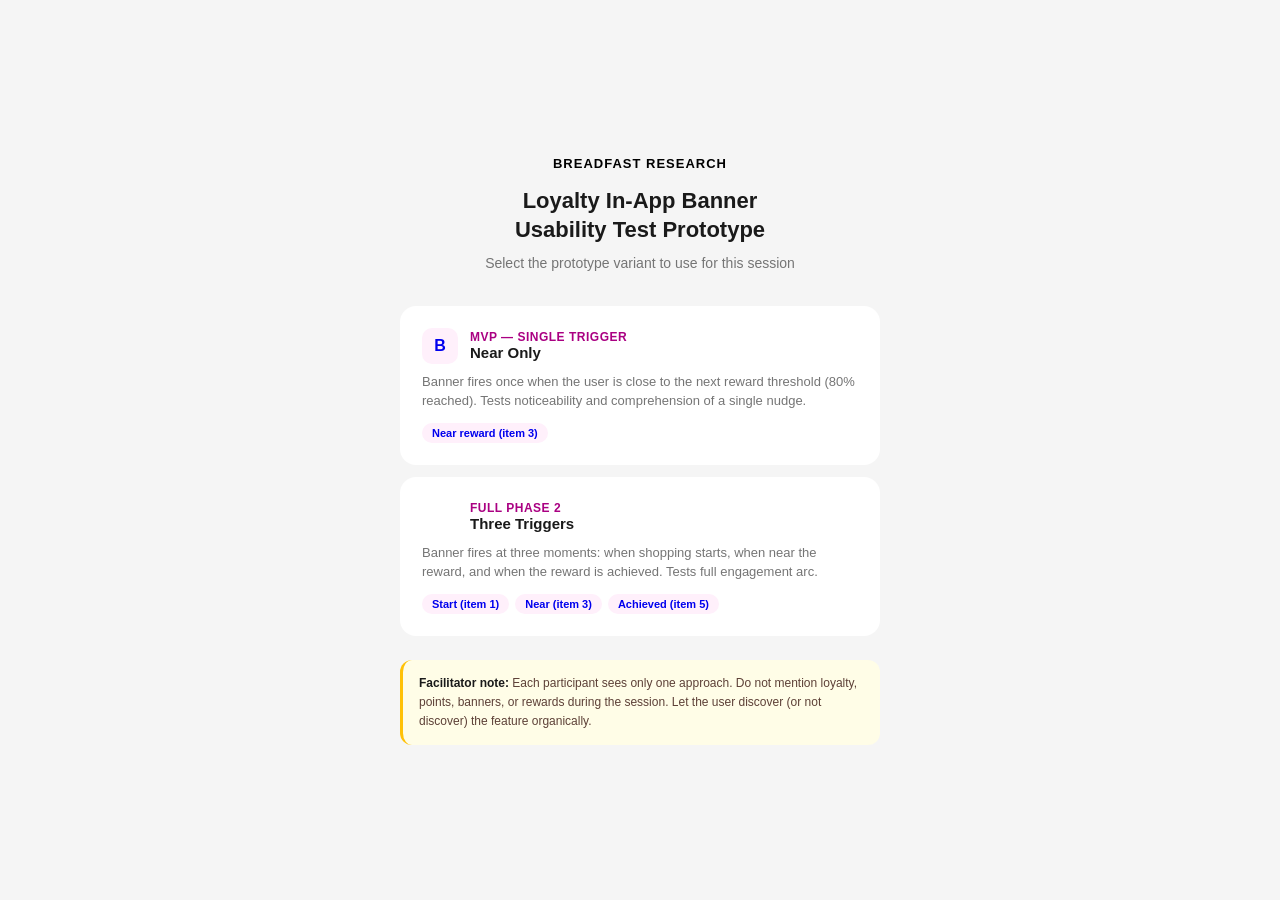
<file: index.html>
<!DOCTYPE html>
<html lang="en">
<head>
  <meta charset="UTF-8" />
  <meta name="viewport" content="width=device-width, initial-scale=1.0" />
  <title>Loyalty Banner Prototype — Approach Selector</title>
  <link rel="stylesheet" href="https://breadfast-ui-library.netlify.app/breadfast-ui.css" />
  <style>
    * { box-sizing: border-box; margin: 0; padding: 0; }

    body {
      background: #F5F5F5;
      font-family: 'Faro', -apple-system, BlinkMacSystemFont, 'Segoe UI', sans-serif;
      min-height: 100vh;
      display: flex;
      align-items: center;
      justify-content: center;
      padding: 24px;
    }

    .selector-wrapper {
      width: 100%;
      max-width: 480px;
    }

    .selector-header {
      text-align: center;
      margin-bottom: 32px;
    }

    .selector-header .logo {
      display: inline-flex;
      align-items: center;
      gap: 8px;
      margin-bottom: 16px;
    }

    .selector-header .logo-dot {
      width: 10px;
      height: 10px;
      border-radius: 50%;
      background: var(--color-primary);
    }

    .selector-header h1 {
      font-size: 22px;
      font-weight: 700;
      color: #1A1A1A;
      line-height: 1.3;
      margin-bottom: 8px;
    }

    .selector-header p {
      font-size: 14px;
      color: #757575;
      line-height: 1.5;
    }

    .approach-cards {
      display: flex;
      flex-direction: column;
      gap: 12px;
      margin-bottom: 24px;
    }

    .approach-card {
      background: #fff;
      border-radius: 16px;
      padding: 20px;
      cursor: pointer;
      text-decoration: none;
      border: 2px solid transparent;
      transition: border-color 0.15s, box-shadow 0.15s;
      display: block;
    }

    .approach-card:hover {
      border-color: var(--color-primary);
      box-shadow: 0 4px 16px rgba(170, 0, 130, 0.12);
    }

    .approach-card-header {
      display: flex;
      align-items: center;
      gap: 12px;
      margin-bottom: 8px;
    }

    .approach-badge {
      width: 36px;
      height: 36px;
      border-radius: 10px;
      display: flex;
      align-items: center;
      justify-content: center;
      font-size: 16px;
      font-weight: 800;
      flex-shrink: 0;
    }

    .badge-a { background: #F5F5F5; color: #1A1A1A; }
    .badge-b { background: #FFF0FB; color: var(--color-primary); }
    .badge-c { background: var(--color-primary); color: #fff; }

    .approach-card-title {
      font-size: 15px;
      font-weight: 700;
      color: #1A1A1A;
    }

    .approach-card-subtitle {
      font-size: 12px;
      color: #AA0082;
      font-weight: 600;
      text-transform: uppercase;
      letter-spacing: 0.5px;
    }

    .approach-card-desc {
      font-size: 13px;
      color: #757575;
      line-height: 1.5;
    }

    .approach-card-triggers {
      display: flex;
      gap: 6px;
      margin-top: 12px;
      flex-wrap: wrap;
    }

    .trigger-pill {
      font-size: 11px;
      font-weight: 600;
      padding: 4px 10px;
      border-radius: 20px;
      background: #F5F5F5;
      color: #424242;
    }

    .trigger-pill.active {
      background: #FFF0FB;
      color: var(--color-primary);
    }

    .note-box {
      background: #FFFDE7;
      border-radius: 12px;
      padding: 14px 16px;
      font-size: 12px;
      color: #5D4037;
      line-height: 1.6;
      border-left: 3px solid #FFC107;
    }

    .note-box strong { color: #1A1A1A; }
  </style>
</head>
<body>
  <div class="selector-wrapper">
    <div class="selector-header">
      <div class="logo">
        <div class="logo-dot"></div>
        <span style="font-size:13px; font-weight:700; color:var(--color-primary); text-transform:uppercase; letter-spacing:1px;">Breadfast Research</span>
        <div class="logo-dot"></div>
      </div>
      <h1>Loyalty In-App Banner<br>Usability Test Prototype</h1>
      <p>Select the prototype variant to use for this session</p>
    </div>

    <div class="approach-cards">
      <a class="approach-card" href="prototype.html?mode=b">
        <div class="approach-card-header">
          <div class="approach-badge badge-b">B</div>
          <div>
            <div class="approach-card-subtitle">MVP — Single Trigger</div>
            <div class="approach-card-title">Near Only</div>
          </div>
        </div>
        <p class="approach-card-desc">Banner fires once when the user is close to the next reward threshold (80% reached). Tests noticeability and comprehension of a single nudge.</p>
        <div class="approach-card-triggers">
          <span class="trigger-pill active">Near reward (item 3)</span>
        </div>
      </a>

      <a class="approach-card" href="prototype.html?mode=c">
        <div class="approach-card-header">
          <div class="approach-badge badge-c">C</div>
          <div>
            <div class="approach-card-subtitle">Full Phase 2</div>
            <div class="approach-card-title">Three Triggers</div>
          </div>
        </div>
        <p class="approach-card-desc">Banner fires at three moments: when shopping starts, when near the reward, and when the reward is achieved. Tests full engagement arc.</p>
        <div class="approach-card-triggers">
          <span class="trigger-pill active">Start (item 1)</span>
          <span class="trigger-pill active">Near (item 3)</span>
          <span class="trigger-pill active">Achieved (item 5)</span>
        </div>
      </a>
    </div>

    <div class="note-box">
      <strong>Facilitator note:</strong> Each participant sees only one approach. Do not mention loyalty, points, banners, or rewards during the session. Let the user discover (or not discover) the feature organically.
    </div>
  </div>
</body>
</html>
</file>
